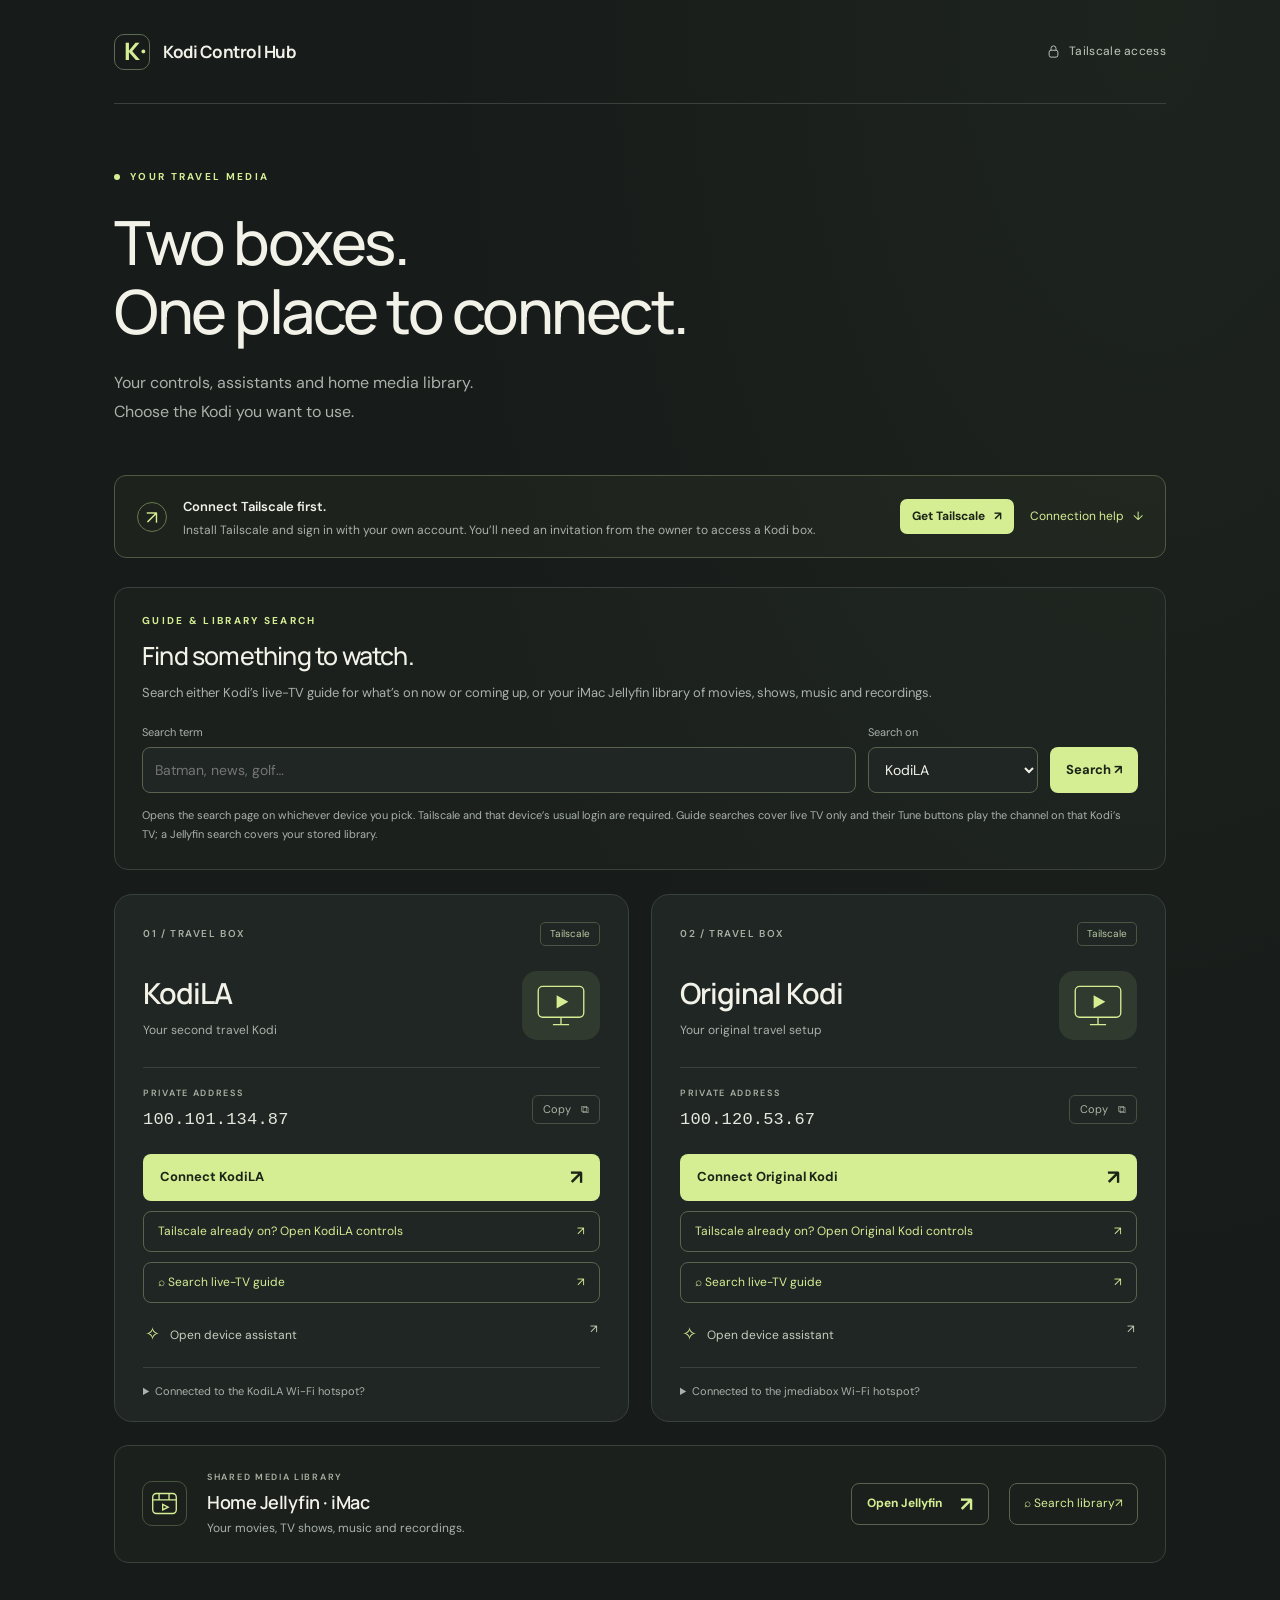
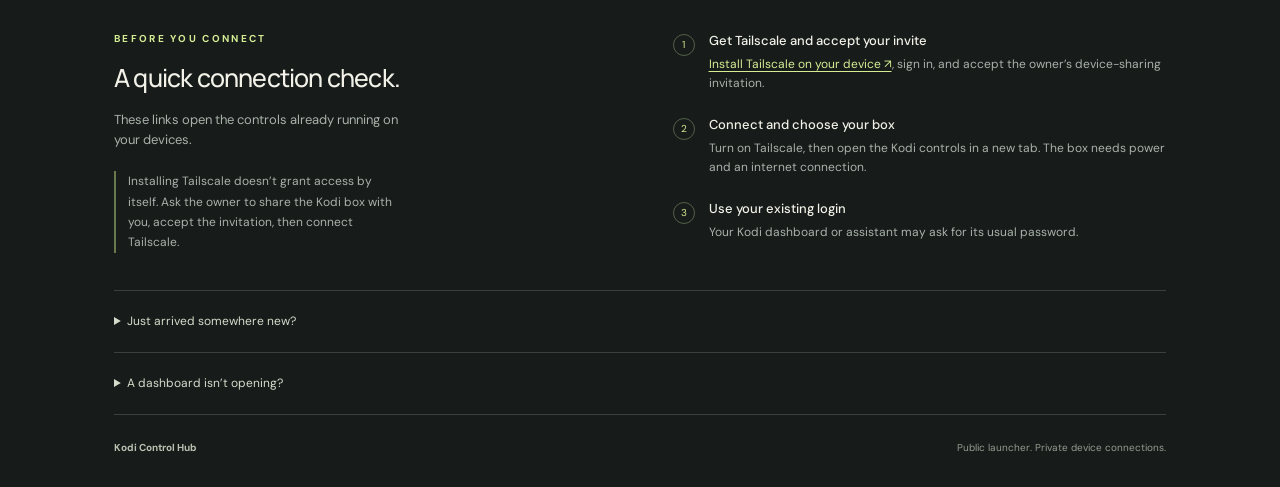
<file: index.html>
<!doctype html>
<html lang="en">
<head>
  <meta charset="utf-8"><meta name="viewport" content="width=device-width, initial-scale=1">
  <meta name="description" content="Access links for KodiLA, Original Kodi and the iMac media library. Tailscale access is required.">
  <meta name="theme-color" content="#171b1a">
  <title>Kodi Control Hub</title>
  <link rel="icon" href="icon.svg" type="image/svg+xml">
  <link rel="stylesheet" href="style.css">
</head>
<body>
  <div class="shell">
    <header class="topbar"><a class="brand" href="./" aria-label="Kodi Control Hub home"><span class="brand-mark" aria-hidden="true">K<span>·</span></span><span>Kodi Control Hub</span></a><span class="private"><svg viewBox="0 0 24 24" aria-hidden="true"><rect x="5" y="10" width="14" height="11" rx="3"/><path d="M8 10V7a4 4 0 0 1 8 0v3"/></svg>Tailscale access</span></header>
    <main>
      <section class="intro"><div class="eyebrow"><span></span> YOUR TRAVEL MEDIA</div><h1>Two boxes.<br>One place to connect.</h1><p>Your controls, assistants and home media library.<br class="desktop-break"> Choose the Kodi you want to use.</p></section>
      <aside class="connection-note"><span class="connection-icon" aria-hidden="true">↗</span><div><strong>Connect Tailscale first.</strong><p>Install Tailscale and sign in with your own account. You’ll need an invitation from the owner to access a Kodi box.</p></div><nav class="connection-actions" aria-label="Tailscale setup"><a class="get-tailscale" href="https://tailscale.com/download" target="_blank" rel="noopener noreferrer">Get Tailscale <span aria-hidden="true">↗</span></a><a href="#connection-help">Connection help <span aria-hidden="true">↓</span></a></nav></aside>
      <section class="hub-tv-search" aria-labelledby="hub-search-title"><div class="eyebrow">GUIDE &amp; LIBRARY SEARCH</div><h2 id="hub-search-title">Find something to watch.</h2><p>Search either Kodi’s live-TV guide for what’s on now or coming up, or your iMac Jellyfin library of movies, shows, music and recordings.</p><form id="live-tv-search" action="http://100.101.134.87:18802/tv-search" method="get" target="_blank" rel="noopener noreferrer"><div class="search-field"><label for="live-tv-query">Search term</label><input id="live-tv-query" name="q" type="search" maxlength="120" required placeholder="Batman, news, golf…" enterkeyhint="search"></div><div class="search-field"><label for="live-tv-device">Search on</label><select id="live-tv-device"><option value="la">KodiLA</option><option value="original">Original Kodi</option><option value="imac">Home Jellyfin · iMac</option></select></div><button type="submit">Search <span aria-hidden="true">↗</span></button></form><noscript><style>#live-tv-search{display:none}</style><p class="search-caption">Guide search needs JavaScript to route your choice. Open a box’s search page directly: <a class="inline-link" href="http://100.101.134.87:18802/tv-search">KodiLA ↗</a> · <a class="inline-link" href="http://100.120.53.67:18802/tv-search">Original Kodi ↗</a> · <a class="inline-link" href="http://100.117.16.53:8096/web/#/search.html">Jellyfin library ↗</a></p></noscript><p class="search-caption">Opens the search page on whichever device you pick. Tailscale and that device’s usual login are required. Guide searches cover live TV only and their Tune buttons play the channel on that Kodi’s TV; a Jellyfin search covers your stored library.</p></section>
      <section class="devices" aria-label="Your Kodi machines">
        <article class="device" data-device="la">
          <div class="card-top"><span class="device-number">01 / TRAVEL BOX</span><span class="connection-tag">Tailscale</span></div>
          <div class="device-heading"><div><h2>KodiLA</h2><p>Your second travel Kodi</p></div><div class="screen-icon" aria-hidden="true"><svg viewBox="0 0 76 64"><rect x="7" y="6" width="62" height="42" rx="6"/><path d="M27 58h22M38 48v10"/><path class="play" d="m32 18 16 9-16 9z"/></svg></div></div>
          <div class="address-row"><div><span class="field-label">PRIVATE ADDRESS</span><code>100.101.134.87</code></div><button class="copy" data-copy="http://100.101.134.87:18802" aria-label="Copy KodiLA dashboard address">Copy <span aria-hidden="true">⧉</span></button></div>
          <a class="button primary" href="connect.html?device=la" data-connect-device="la">Connect KodiLA <span aria-hidden="true">↗</span></a>
          <a class="guide-search" href="http://100.101.134.87:18802/" target="_blank" rel="noopener noreferrer"><span>Tailscale already on? Open KodiLA controls</span><span aria-hidden="true">↗</span></a>
          <a class="guide-search" href="http://100.101.134.87:18802/tv-search" target="_blank" rel="noopener noreferrer"><span>⌕ Search live-TV guide</span><span aria-hidden="true">↗</span></a>
          <a class="assistant" href="http://100.101.134.87:18800/" target="_blank" rel="noopener noreferrer"><span><span class="spark" aria-hidden="true">✧</span> Open device assistant</span><span aria-hidden="true">↗</span></a>
          <details class="hotspot"><summary>Connected to the KodiLA Wi-Fi hotspot?</summary><p>Open controls at the hotspot address. Tailscale is not required on this connection.</p><a href="http://172.31.253.1/" target="_blank" rel="noopener noreferrer">172.31.253.1 <span aria-hidden="true">↗</span></a></details>
        </article>
        <article class="device" data-device="original">
          <div class="card-top"><span class="device-number">02 / TRAVEL BOX</span><span class="connection-tag">Tailscale</span></div>
          <div class="device-heading"><div><h2>Original Kodi</h2><p>Your original travel setup</p></div><div class="screen-icon" aria-hidden="true"><svg viewBox="0 0 76 64"><rect x="7" y="6" width="62" height="42" rx="6"/><path d="M27 58h22M38 48v10"/><path class="play" d="m32 18 16 9-16 9z"/></svg></div></div>
          <div class="address-row"><div><span class="field-label">PRIVATE ADDRESS</span><code>100.120.53.67</code></div><button class="copy" data-copy="http://100.120.53.67:18802" aria-label="Copy Original Kodi dashboard address">Copy <span aria-hidden="true">⧉</span></button></div>
          <a class="button primary" href="connect.html?device=original" data-connect-device="original">Connect Original Kodi <span aria-hidden="true">↗</span></a>
          <a class="guide-search" href="http://100.120.53.67:18802/" target="_blank" rel="noopener noreferrer"><span>Tailscale already on? Open Original Kodi controls</span><span aria-hidden="true">↗</span></a>
          <a class="guide-search" href="http://100.120.53.67:18802/tv-search" target="_blank" rel="noopener noreferrer"><span>⌕ Search live-TV guide</span><span aria-hidden="true">↗</span></a>
          <a class="assistant" href="http://100.120.53.67:18800/" target="_blank" rel="noopener noreferrer"><span><span class="spark" aria-hidden="true">✧</span> Open device assistant</span><span aria-hidden="true">↗</span></a>
          <details class="hotspot"><summary>Connected to the jmediabox Wi-Fi hotspot?</summary><p>Open controls at the hotspot address. Tailscale is not required on this connection.</p><a href="http://172.31.254.1/" target="_blank" rel="noopener noreferrer">172.31.254.1 <span aria-hidden="true">↗</span></a></details>
        </article>
      </section>
      <section class="connection-panel" id="connection-panel" aria-labelledby="connection-title" hidden><h2 id="connection-title">Connect to your Kodi</h2><p id="connection-status" role="status" aria-live="polite"></p><div class="connect-buttons"><a class="button primary" id="connection-app" href="https://tailscale.com/download" hidden>Open Tailscale app ↗</a><a class="button secondary" id="connection-controls" href="./">Open controls</a><button class="copy" id="connection-cancel" type="button" hidden>Cancel automatic opening</button></div><p class="connection-caption">Tap Connect in Tailscale if needed, then return to this page. It will open the selected box’s controls. The webpage cannot confirm VPN status or switch it on silently.</p></section>
      <section class="library" aria-labelledby="library-title"><div class="library-icon" aria-hidden="true"><svg viewBox="0 0 32 32"><rect x="3" y="5" width="26" height="22" rx="4"/><path d="M3 12h26M10 5v7M21 5v7m-7 5 6 3-6 3z"/></svg></div><div><span class="field-label">SHARED MEDIA LIBRARY</span><h2 id="library-title">Home Jellyfin · iMac</h2><p>Your movies, TV shows, music and recordings.</p></div><a class="button secondary" href="http://100.117.16.53:8096/" target="_blank" rel="noopener noreferrer">Open Jellyfin <span aria-hidden="true">↗</span></a><a class="guide-search" href="http://100.117.16.53:8096/web/#/search.html" target="_blank" rel="noopener noreferrer"><span>⌕ Search library</span><span aria-hidden="true">↗</span></a></section>
      <section class="help" id="connection-help"><div><span class="eyebrow">BEFORE YOU CONNECT</span><h2>A quick connection check.</h2><p>These links open the controls already running on your devices.</p><p class="access-explainer">Installing Tailscale doesn’t grant access by itself. Ask the owner to share the Kodi box with you, accept the invitation, then connect Tailscale.</p></div><div class="steps"><div><span>1</span><p><strong>Get Tailscale and accept your invite</strong><a class="inline-link" href="https://tailscale.com/download" target="_blank" rel="noopener noreferrer">Install Tailscale on your device ↗</a>, sign in, and accept the owner’s device-sharing invitation.</p></div><div><span>2</span><p><strong>Connect and choose your box</strong>Turn on Tailscale, then open the Kodi controls in a new tab. The box needs power and an internet connection.</p></div><div><span>3</span><p><strong>Use your existing login</strong>Your Kodi dashboard or assistant may ask for its usual password.</p></div></div></section>
      <details class="troubleshooting"><summary>Just arrived somewhere new?</summary><p>Work through these in order. Most new-location problems are one of the first three.</p><ol><li><strong>Check Tailscale on the device you are watching from.</strong> Reaching the Tailscale website proves you have internet, not that this device is on the tailnet. The box can be perfectly healthy while your phone or laptop is simply not connected.</li><li><strong>Do not mix the hotspot and the private address.</strong> A box’s own Wi-Fi has no internet, so Tailscale cannot connect over it. On the hotspot, use that box’s hotspot link rather than its private address.</li><li><strong>Wake the home library.</strong> Playing from the iMac needs it awake and connected. A sleeping Mac drops off the tailnet, so nothing from the library will play even though the Kodi box is fine.</li><li><strong>Confirm the box reached the new Wi-Fi.</strong> Hotel, rental and campground networks often show a sign-in page first, which the box cannot accept on its own. It then looks connected but has no internet.</li><li><strong>Live TV always comes from home.</strong> The HD tuner stays at home and the Kodi box reaches it over Tailscale, so the channels are the home area’s wherever you are, never the new location’s. A tuner cannot run Tailscale itself, so live TV also needs home internet up and whatever puts the tuner on the tailnet awake. If live TV alone stutters or will not start, the connection where you are staying is the usual cause.</li></ol></details><details class="troubleshooting"><summary>A dashboard isn’t opening?</summary><p>Confirm Tailscale is connected and the Kodi box is powered on. Try the same link in your regular browser if an in-app browser cannot reach it. When using a box’s own Wi-Fi hotspot, use the hotspot link on its card instead.</p><p>This page does not monitor device status. Opening a link checks the connection from the device you are using.</p></details>
    </main>
    <footer><span>Kodi Control Hub</span><span>Public launcher. Private device connections.</span></footer>
  </div>
  <div class="toast" role="status" aria-live="polite"></div>
  <script src="app.js" defer></script>
  <script src="connection.js" defer></script>
</body>
</html>
</file>
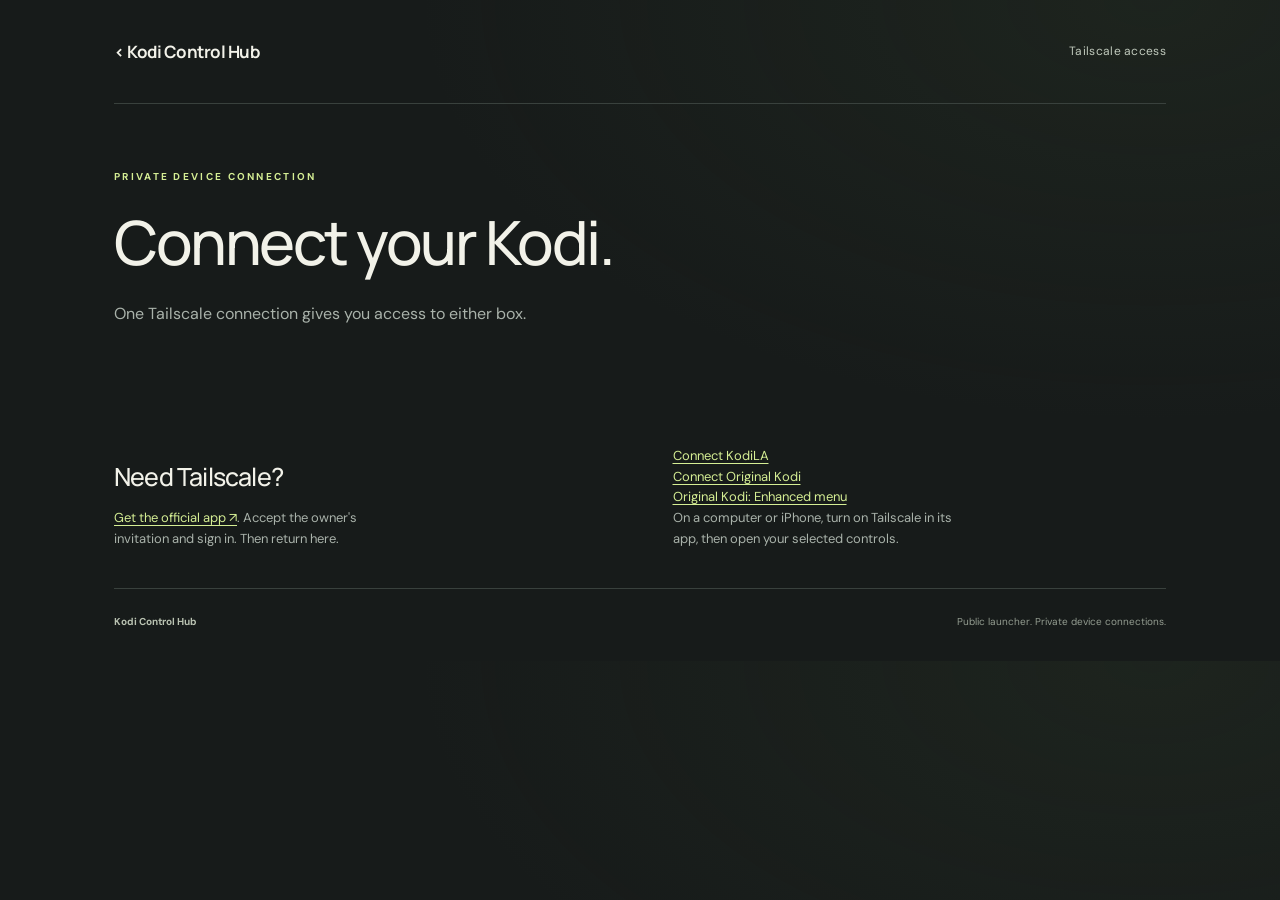
<file: connect.html>
<!doctype html>
<html lang="en">
<head>
  <meta charset="utf-8"><meta name="viewport" content="width=device-width, initial-scale=1">
  <meta name="theme-color" content="#171b1a">
  <title>Connect your Kodi · Kodi Control Hub</title>
  <link rel="icon" href="icon.svg" type="image/svg+xml">
  <link rel="stylesheet" href="style.css">
</head>
<body>
  <div class="shell">
    <header class="topbar"><a class="brand" href="./">‹ Kodi Control Hub</a><span class="private">Tailscale access</span></header>
    <main>
      <section class="intro"><div class="eyebrow">PRIVATE DEVICE CONNECTION</div><h1>Connect your Kodi.</h1><p>One Tailscale connection gives you access to either box.</p></section>
      <section class="connection-panel" id="connection-panel" aria-labelledby="connection-title" hidden>
        <h2 id="connection-title">Connect to your Kodi</h2>
        <p id="connection-status" role="status" aria-live="polite"></p>
        <fieldset class="menu-choice" id="menu-choice">
          <legend>Open with</legend>
          <label><input type="radio" name="menu-view" value="original" checked> <span><strong>Original controls</strong> The usual dashboard</span></label>
          <label><input type="radio" name="menu-view" value="enhanced"> <span><strong>Enhanced menu</strong> Looks like the TV home screen</span></label>
        </fieldset>
        <div class="connect-buttons"><a class="button primary" id="connection-app" href="https://tailscale.com/download" hidden>Open Tailscale app ↗</a><a class="button secondary" id="connection-controls" href="./">Open controls</a><button class="copy" id="connection-cancel" type="button" hidden>Cancel automatic opening</button></div>
        <p class="connection-caption">The app may ask you to sign in or tap Connect. This page cannot confirm that the VPN is on. Your Kodi dashboard still uses its usual login. The Enhanced menu runs on the Kodi box itself and needs the JMediaBox Enhanced Menu add-on there. <a class="inline-link" id="enhanced-preview" href="enhanced/?demo=1">Preview it here</a>.</p>
      </section>
      <section class="help"><div><h2>Need Tailscale?</h2><p><a class="inline-link" href="https://tailscale.com/download" target="_blank" rel="noopener noreferrer">Get the official app ↗</a>. Accept the owner's invitation and sign in. Then return here.</p></div><div class="steps"><p><a class="inline-link" href="connect.html?device=la">Connect KodiLA</a></p><p><a class="inline-link" href="connect.html?device=original">Connect Original Kodi</a></p><p><a class="inline-link" href="connect.html?device=original&amp;view=enhanced">Original Kodi: Enhanced menu</a></p><p>On a computer or iPhone, turn on Tailscale in its app, then open your selected controls.</p></div></section>
      <noscript><p>Turn on Tailscale, then open <a href="http://100.101.134.87:18802/">KodiLA</a> or <a href="http://100.120.53.67:18802/">Original Kodi</a>.</p></noscript>
    </main>
    <footer><span>Kodi Control Hub</span><span>Public launcher. Private device connections.</span></footer>
  </div>
  <script src="connection.js" defer></script>
</body>
</html>
</file>
<file: style.css>
@import url('https://fonts.googleapis.com/css2?family=DM+Sans:wght@400;500;600;700&family=Manrope:wght@400;500;600;700;800&display=swap');
.connection-panel{margin-top:24px;border:1px solid #67794d;border-radius:14px;padding:24px 27px;background:#d5ee9409}.connection-panel h2{font-family:Manrope,system-ui,sans-serif;font-size:23px;margin:0 0 12px}.connection-panel p{color:var(--muted);font-size:14px}.connect-buttons{display:flex;align-items:center;gap:12px;flex-wrap:wrap}.connect-buttons .secondary{margin:0}.connect-buttons .copy{min-height:42px}.connection-panel .connection-caption{font-size:12px;margin-bottom:0}.connection-panel[hidden],.connect-buttons [hidden]{display:none!important}@media(max-width:740px){.connection-panel{padding:22px}.connect-buttons{align-items:stretch;flex-direction:column}.connect-buttons .button{width:100%;margin:0}}
.hub-tv-search{border:1px solid var(--line);border-radius:14px;background:#d5ee9406;padding:25px 27px;margin-bottom:24px}.hub-tv-search h2{font-family:Manrope,system-ui,sans-serif;font-size:25px;line-height:1.35;font-weight:500;letter-spacing:-.8px;margin:10px 0}.hub-tv-search>p{font-size:13px;color:var(--muted);margin:0 0 20px}.hub-tv-search form{display:grid;grid-template-columns:minmax(0,1fr) 170px auto;gap:12px;align-items:end}.search-field{display:flex;flex-direction:column;gap:6px}.search-field label{font-size:11px;color:var(--muted)}.search-field input,.search-field select{width:100%;min-width:0;min-height:46px;border:1px solid #58634e;border-radius:8px;padding:10px 12px;background:var(--card);color:var(--text);font:inherit;font-size:14px}.hub-tv-search button{min-height:46px;border:0;border-radius:8px;background:var(--accent);color:var(--dark);padding:10px 16px;cursor:pointer;font-size:13px;font-weight:700;white-space:nowrap}.hub-tv-search button:hover{background:#e2f8ac}.hub-tv-search .search-caption{font-size:11px;line-height:1.7;margin:13px 0 0}.guide-search{display:flex;justify-content:space-between;align-items:center;border:1px solid #59634f;border-radius:8px;color:var(--accent);padding:10px 14px;margin-top:10px;font-size:12px}.guide-search:hover{background:#d5ee9410}@media(max-width:740px){.hub-tv-search{padding:22px}.hub-tv-search form{grid-template-columns:minmax(0,1fr) auto}.hub-tv-search .search-field:first-child{grid-column:1/-1}}
.connection-actions{display:flex;align-items:center;gap:16px;margin-left:auto;flex-shrink:0}.connection-actions a{white-space:nowrap;font-size:12px;color:var(--accent)}.connection-actions .get-tailscale{padding:8px 12px;background:var(--accent);color:var(--dark);border-radius:7px;font-weight:700}.connection-actions .get-tailscale:hover{background:#e2f8ac}.connection-actions a span{margin-left:6px}.inline-link{color:var(--accent);text-decoration:underline;text-underline-offset:3px}.help>div>.access-explainer{font-size:12px;line-height:1.7;border-left:2px solid #67794d;padding-left:12px;margin-top:20px}@media(max-width:740px){.connection-note .connection-actions{margin-left:42px;flex-wrap:wrap;gap:12px;min-width:0}}
:root{color-scheme:dark;--bg:#171b1a;--card:#202624;--line:#39413d;--text:#f2f2e9;--muted:#a9b2aa;--accent:#d5ee94;--dark:#1b2416}*{box-sizing:border-box}html{scroll-behavior:smooth;scroll-padding-top:30px}body{margin:0;background:var(--bg);color:var(--text);font-family:'DM Sans',system-ui,sans-serif;font-size:16px;line-height:1.6;background-image:radial-gradient(ellipse at 90% 0%,#35452d35,transparent 45%)}a{color:inherit;text-decoration:none}button{font:inherit}a,button,summary{-webkit-tap-highlight-color:transparent}a:focus-visible,button:focus-visible,summary:focus-visible{outline:3px solid var(--accent);outline-offset:5px}button,a,summary{touch-action:manipulation}.shell{max-width:1140px;margin:auto;padding:0 44px}.topbar{height:104px;display:flex;align-items:center;justify-content:space-between;border-bottom:1px solid var(--line)}.brand{display:flex;align-items:center;gap:13px;font-family:Manrope,system-ui,sans-serif;font-size:17px;font-weight:700;letter-spacing:-.5px}.brand-mark{display:grid;place-content:center;width:36px;height:36px;border:1px solid #5c6b55;border-radius:10px;color:var(--accent);font-size:24px;font-weight:800;position:relative}.brand-mark span{position:absolute;right:3px;bottom:-1px}.private{display:flex;gap:8px;align-items:center;font-size:12px;letter-spacing:.3px;color:#c0c9bc}.private svg{width:15px;height:15px;fill:none;stroke:currentColor;stroke-width:1.5}.intro{padding:65px 0 33px}.eyebrow{font-size:10px;letter-spacing:2.3px;font-weight:700;color:var(--accent);display:flex;align-items:center;gap:10px}.eyebrow>span{width:6px;height:6px;background:var(--accent);border-radius:100%}h1{font-family:Manrope,system-ui,sans-serif;font-size:clamp(39px,5vw,61px);font-weight:500;line-height:1.13;letter-spacing:-2.5px;margin:23px 0 23px}.intro>p{color:var(--muted);font-size:16px;line-height:1.8}.connection-note{display:flex;align-items:center;gap:16px;border:1px solid #4f5a43;background:#9db9680b;border-radius:12px;padding:17px 22px;margin:0 0 29px}.connection-icon{flex-shrink:0;border:1px solid #67794d;color:var(--accent);width:30px;height:30px;display:grid;place-items:center;border-radius:50%;font-size:19px}.connection-note strong{font-size:13px;font-weight:600}.connection-note p{margin:2px 0 0;color:var(--muted);font-size:12px}.connection-note>a{white-space:nowrap;font-size:12px;color:var(--accent);margin-left:auto}.connection-note>a span{margin-left:8px}.devices{display:grid;grid-template-columns:1fr 1fr;gap:22px}.device{background:var(--card);border:1px solid var(--line);border-radius:18px;padding:27px 28px 17px;min-width:0}.card-top{display:flex;justify-content:space-between;align-items:center}.device-number{font-size:10px;color:#a8b2a3;font-weight:600;letter-spacing:1.6px}.connection-tag{font-size:10px;padding:3px 9px;border:1px solid #4a5543;border-radius:5px;color:#b8c9a2}.device-heading{display:flex;align-items:center;justify-content:space-between;padding:24px 0 27px;gap:14px}.device h2{font-family:Manrope,system-ui,sans-serif;font-size:29px;letter-spacing:-1px;font-weight:600;margin:0}.device-heading p{color:var(--muted);font-size:12px;margin:5px 0 0}.screen-icon{height:69px;width:78px;flex-shrink:0;background:#303a2f;border-radius:15px;padding:11px;color:var(--accent)}.screen-icon svg{width:100%;height:100%;fill:none;stroke:currentColor;stroke-width:1.8}.screen-icon .play{fill:currentColor;stroke:none}.address-row{border-top:1px solid var(--line);padding:18px 0 21px;display:flex;justify-content:space-between;align-items:center;gap:12px}.field-label{font-size:9px;letter-spacing:1.7px;color:#a8b2a3;font-weight:600;display:block}code{font-size:17px;letter-spacing:.2px;display:block;margin-top:5px;color:#e4e8dc}.copy{background:transparent;color:#aab5a5;border:1px solid #465043;border-radius:6px;padding:5px 10px;cursor:pointer;font-size:11px}.copy span{margin-left:7px}.copy:hover{color:var(--accent);border-color:#849468}.button{display:flex;justify-content:space-between;align-items:center;gap:18px;font-size:13px;font-weight:700;min-height:47px;padding:12px 17px;border-radius:8px;transition:background .15s,transform .15s}.button:hover{transform:translateY(-1px)}.button.primary{color:var(--dark);background:var(--accent)}.button.primary:hover{background:#e2f8ac}.button>span{font-size:20px;line-height:1}.assistant{display:flex;justify-content:space-between;gap:10px;font-size:12px;padding:17px 2px 18px;color:#c5cfbd}.assistant:hover{color:var(--accent)}.spark{color:var(--accent);font-size:18px;margin-right:7px;vertical-align:-1px}.hotspot{border-top:1px solid var(--line);padding-top:12px;color:var(--muted);font-size:11px}.hotspot summary{cursor:pointer;line-height:1.6;padding:3px 0}.hotspot p{margin:12px 0 7px}.hotspot a{display:flex;justify-content:space-between;font-family:monospace;color:var(--accent);padding:6px 0 12px;font-size:13px}.library{margin-top:23px;background:#d5ee9406;border:1px solid var(--line);border-radius:14px;padding:24px 27px;display:flex;align-items:center;gap:20px}.library-icon{height:45px;width:45px;flex-shrink:0;padding:7px;color:var(--accent);border:1px solid #46533d;border-radius:10px}.library-icon svg{height:100%;width:100%;fill:none;stroke:currentColor;stroke-width:1.5}.library h2{font-family:Manrope,system-ui,sans-serif;font-size:18px;letter-spacing:-.5px;font-weight:600;margin:4px 0 0}.library p{font-size:12px;color:var(--muted);margin:2px 0 0}.secondary{margin-left:auto;border:1px solid #59634f;color:var(--accent);white-space:nowrap;font-size:12px;min-height:42px;padding:9px 15px}.secondary:hover{background:#d5ee9410}.library .guide-search{margin-top:0;white-space:nowrap;min-height:42px}.help{display:grid;grid-template-columns:1fr 1fr;gap:65px;margin-top:68px;padding-bottom:25px}.help h2{font-family:Manrope,system-ui,sans-serif;font-size:25px;line-height:1.3;letter-spacing:-.8px;font-weight:500;margin:15px 0}.help>div>p{font-size:13px;color:var(--muted);max-width:290px}.steps>div{display:flex;gap:14px;margin-bottom:22px}.steps>div>span{font-size:10px;width:22px;height:22px;border:1px solid #536048;border-radius:50%;display:grid;place-content:center;flex-shrink:0;color:var(--accent);margin-top:3px}.steps p{font-size:12px;color:var(--muted);margin:0}.steps strong{display:block;color:var(--text);font-size:13px;font-weight:500;margin-bottom:3px}.troubleshooting{border-top:1px solid var(--line);padding:21px 0;color:var(--muted);font-size:12px}.troubleshooting summary{cursor:pointer;color:#d5dccb}.troubleshooting p{max-width:750px}.troubleshooting ol{max-width:750px;margin:11px 0 2px;padding-left:19px}.troubleshooting li{margin-bottom:9px}.troubleshooting li strong{color:#d5dccb;font-weight:500}footer{display:flex;justify-content:space-between;gap:15px;padding:25px 0 31px;border-top:1px solid var(--line);font-size:10px;color:#949d91}footer>span:first-child{font-weight:700;color:#bac3b2}.toast{position:fixed;bottom:26px;left:50%;transform:translate(-50%,20px);padding:11px 19px;background:var(--accent);color:#182013;border-radius:9px;font-size:13px;box-shadow:0 6px 30px #0004;opacity:0;pointer-events:none;transition:opacity .2s,transform .2s}.toast.visible{opacity:1;transform:translate(-50%,0)}@media(max-width:740px){.shell{padding:0 22px;max-width:540px}.topbar{height:82px}.brand{font-size:15px;gap:9px}.private{font-size:10px;gap:5px}.intro{padding-top:42px}h1{letter-spacing:-1.8px;font-size:43px}.intro>p{font-size:14px}.connection-note{padding:15px;gap:12px;align-items:flex-start;flex-wrap:wrap}.connection-note>div{flex:1;min-width:180px}.connection-note>a{margin-left:42px}.devices{grid-template-columns:1fr;gap:19px}.device{padding:25px 24px 16px}.device h2{font-size:28px}.library{padding:23px;gap:14px;flex-wrap:wrap}.library>div:nth-child(2){flex:1;min-width:190px}.secondary{margin:6px 0 0 59px}.library .guide-search{margin:8px 0 0 59px}.help{grid-template-columns:1fr;gap:18px;margin-top:43px}.help>div>p{max-width:none}.steps>div{margin-bottom:20px}footer{font-size:9px;flex-direction:column;gap:4px}.desktop-break{display:none}}@media(prefers-reduced-motion:reduce){html{scroll-behavior:auto}*{transition:none!important}}
.menu-choice{display:grid;grid-template-columns:1fr 1fr;gap:10px;margin:4px 0 18px;padding:0;border:0}.menu-choice legend{font-size:12px;letter-spacing:.08em;text-transform:uppercase;color:var(--muted);margin-bottom:8px}.menu-choice label{display:flex;gap:10px;align-items:flex-start;padding:12px 14px;border:1px solid var(--line);border-radius:10px;cursor:pointer;font-size:13px;color:var(--muted)}.menu-choice label:has(input:checked){border-color:var(--accent);background:#d5ee9412}.menu-choice input{margin-top:3px;accent-color:var(--accent)}.menu-choice strong{display:block;font-size:14px;color:#eef3e6}@media(max-width:740px){.menu-choice{grid-template-columns:1fr}}
</file>
